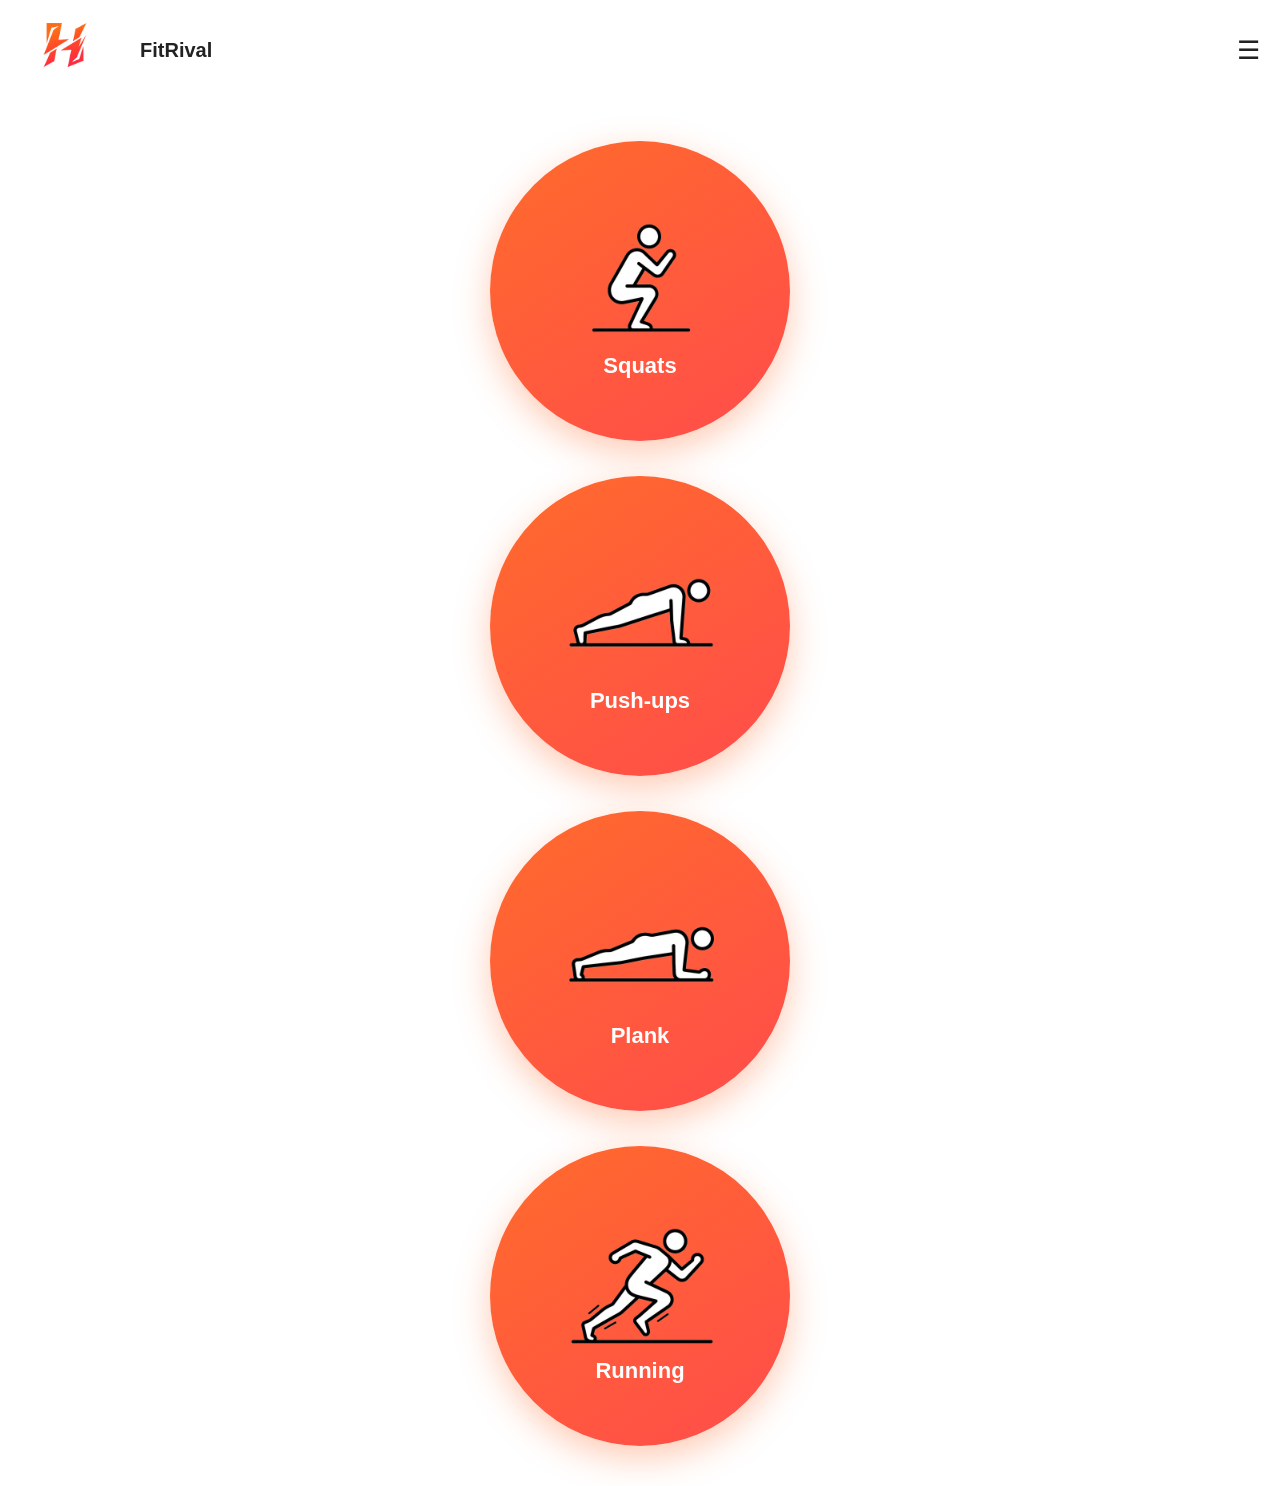
<file: index.html>
<!DOCTYPE html>
<html lang="en">
<head>
<meta charset="UTF-8">
<meta name="viewport" content="width=device-width, initial-scale=1.0">
<title>Hassang</title>

<link rel="stylesheet" href="homepage.css">

</head>

<body>

<!-- NAVBAR -->

<div class="navbar">

<div class="logo">
<img src="assets/logo2.png">
<span>FitRival</span>
</div>

<div class="hamburger" onclick="toggleMenu()">☰</div>

<div class="menu" id="menu">
<a href="profile.html">👤 Profile</a>
<a href="leaderboard.html">🏆 Leaderboard</a>
<a href="login.html">🔑 Login / Sign Up</a>
</div>

</div>

<div class="workouts">

<a href="squat.html" class="workout">
<img src="assets/squat.png" class="workout-icon">
Squats
</a>

<a href="pushup.html" class="workout">
<img src="assets/pushup.png" class="workout-icon">
Push-ups
</a>

<a href="plank.html" class="workout">
<img src="assets/plank.png" class="workout-icon">
Plank
</a>

<a href="running.html" class="workout">
<img src="assets/run.png" class="workout-icon">
Running
</a>

</div>

<script>

function toggleMenu(){
const menu=document.getElementById("menu");

if(menu.style.display==="flex"){
menu.style.display="none";
}else{
menu.style.display="flex";
}
}

window.onclick=function(e){
if(!e.target.matches('.hamburger')){
const menu=document.getElementById("menu");
menu.style.display="none";
}
}

</script>

</body>
</html>
</file>
<file: homepage.css>
*{
margin:0;
padding:0;
box-sizing:border-box;
font-family: Arial, sans-serif;
}

body{
background:#FFFFFF;
color:#222222;
min-height:100vh;
display:flex;
flex-direction:column;
}

/* NAVBAR */

.navbar{
display:flex;
justify-content:space-between;
align-items:center;
padding:15px 20px 15px 0px; /* top right bottom left */
background:#FFFFFF;

position:relative;
}

.logo{
display:flex;
align-items:center;
gap:10px;
font-size:20px;
font-weight:bold;
}

.logo img{
width: 130px;
height:auto;
}

.hamburger{
font-size:26px;
cursor:pointer;
}

/* MENU */

.menu{
position:absolute;
top:65px;
right:15px;
background:#F5F5F5;
border-radius:12px;
overflow:hidden;
display:none;
flex-direction:column;
width:180px;
box-shadow:0 10px 30px rgba(0,0,0,0.1);
}

.menu a{
padding:14px;
text-decoration:none;
color:#222222;
border-bottom:1px solid rgba(0,0,0,0.08);
transition:0.2s;
}

.menu a:hover{
background:#FFD93D;
}

/* TITLE */

.title{
text-align:center;
margin-top:0px;
}

.title h1{
font-size:32px;
font-weight:700;
margin-bottom:10px;

/* gradient text */
background:linear-gradient(90deg,#FF6B2B,#FF4C4C);
-webkit-background-clip:text;
-webkit-text-fill-color:transparent;

/* animation */
animation:fadeSlide 1s ease forwards;
opacity:0;
}

.title p{
opacity:0.7;
color:#555555;

/* subtitle animation */
animation:fadeSlide 1.3s ease forwards;
opacity:0;
}

/* TITLE ANIMATION */

@keyframes fadeSlide{

0%{
opacity:0;
transform:translateY(25px);
}

100%{
opacity:1;
transform:translateY(0);
}

}

/* WORKOUT BUTTON AREA */

.workouts{
flex:1;
display:flex;
flex-direction:column;
justify-content:center;
align-items:center;
gap:35px;
padding:40px 20px;
}

/* WORKOUT CARD */

.workout{
width:300px;
height:300px;
border-radius:50%;
display:flex;
flex-direction:column;
justify-content:center;
align-items:center;
text-decoration:none;
color:white;
font-size:22px;
font-weight:bold;
background:linear-gradient(145deg,#FF6B2B,#FF4C4C);
box-shadow:0 12px 35px rgba(255,107,43,0.35);
transition:0.25s;
}
.workout span{
font-size:70px;
margin-bottom:15px;
}

.workout:hover{
transform:scale(1.07);
box-shadow:0 15px 40px rgba(255,76,76,0.6);
}

/* MOBILE */

/* MOBILE */

@media(max-width:600px){

.title h1{
font-size:26px;
}

.workouts{
gap:25px;
}

.workout{
width:220px;
height:220px;
border-radius:50%;
font-size:20px;
}

.workout span{
font-size:55px;
}

}
.workout-icon{
width:auto;
height:150px;
object-fit:contain;

}
</file>
